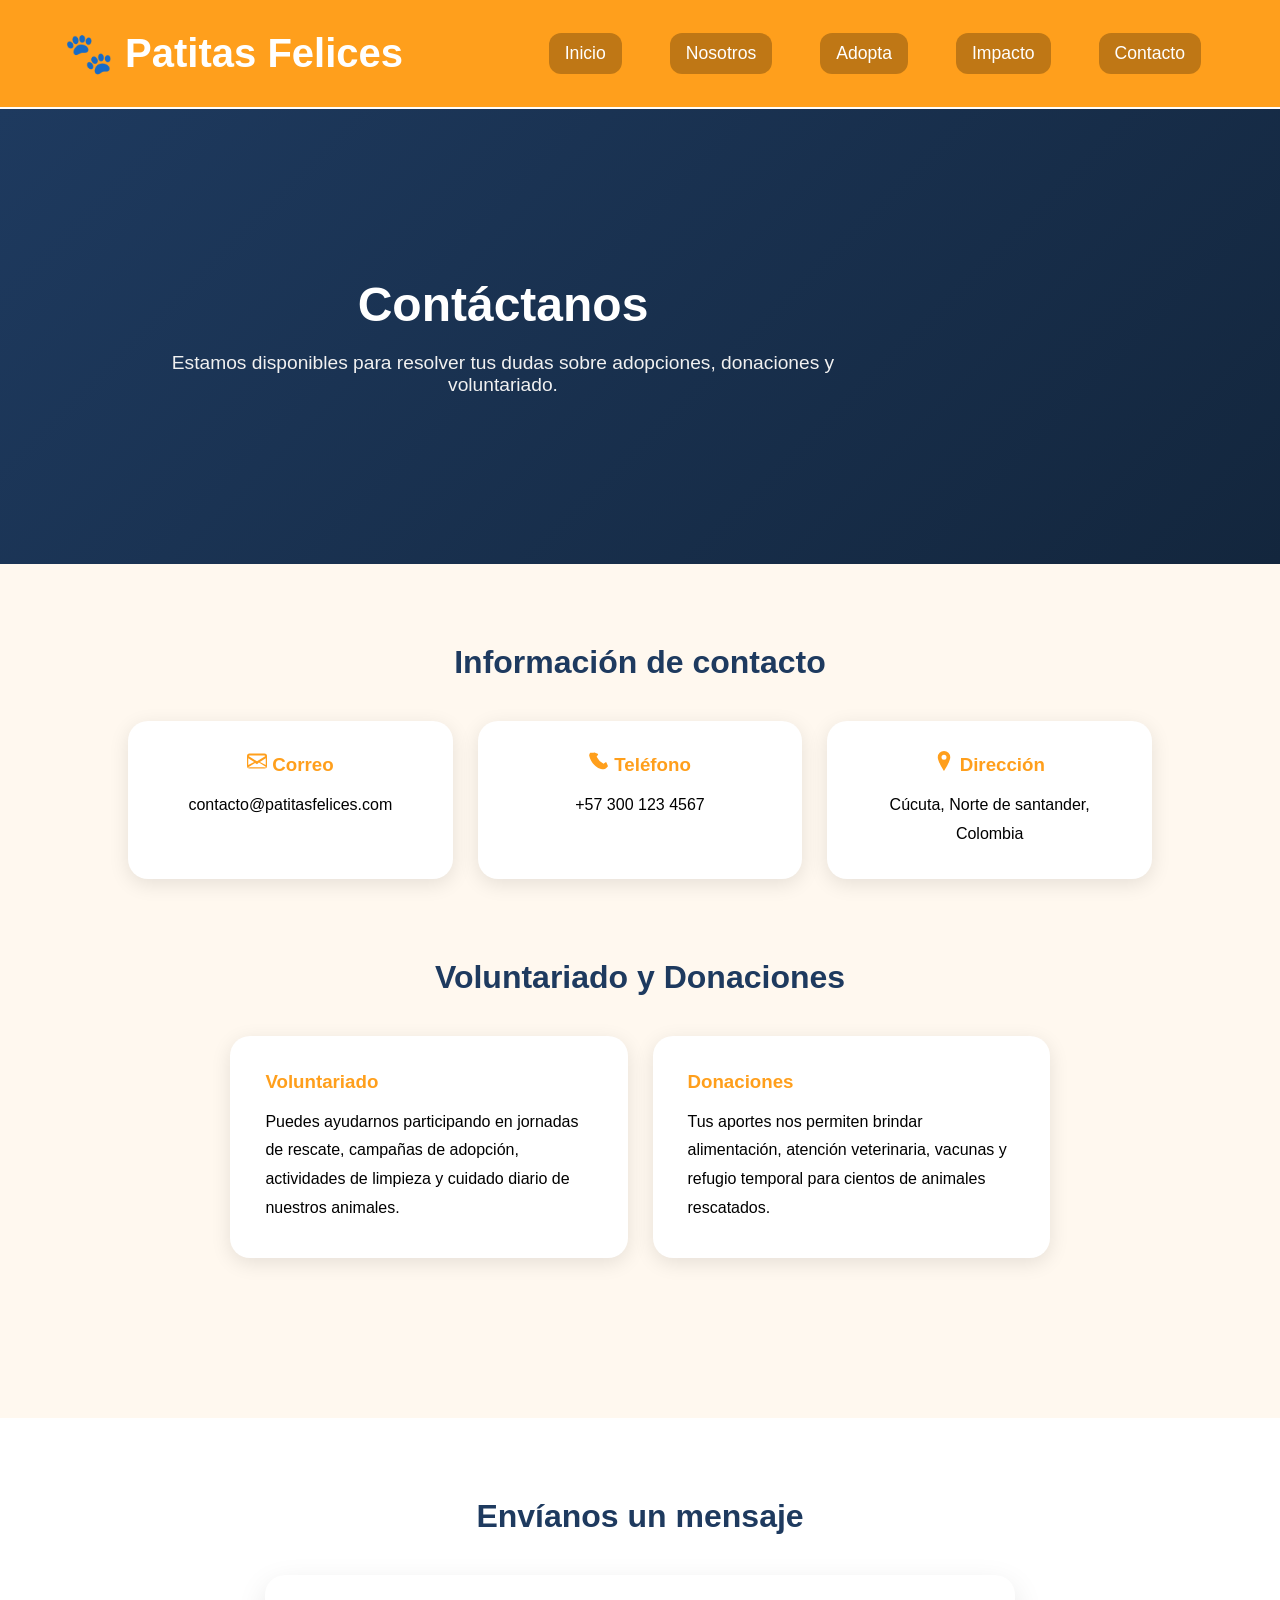
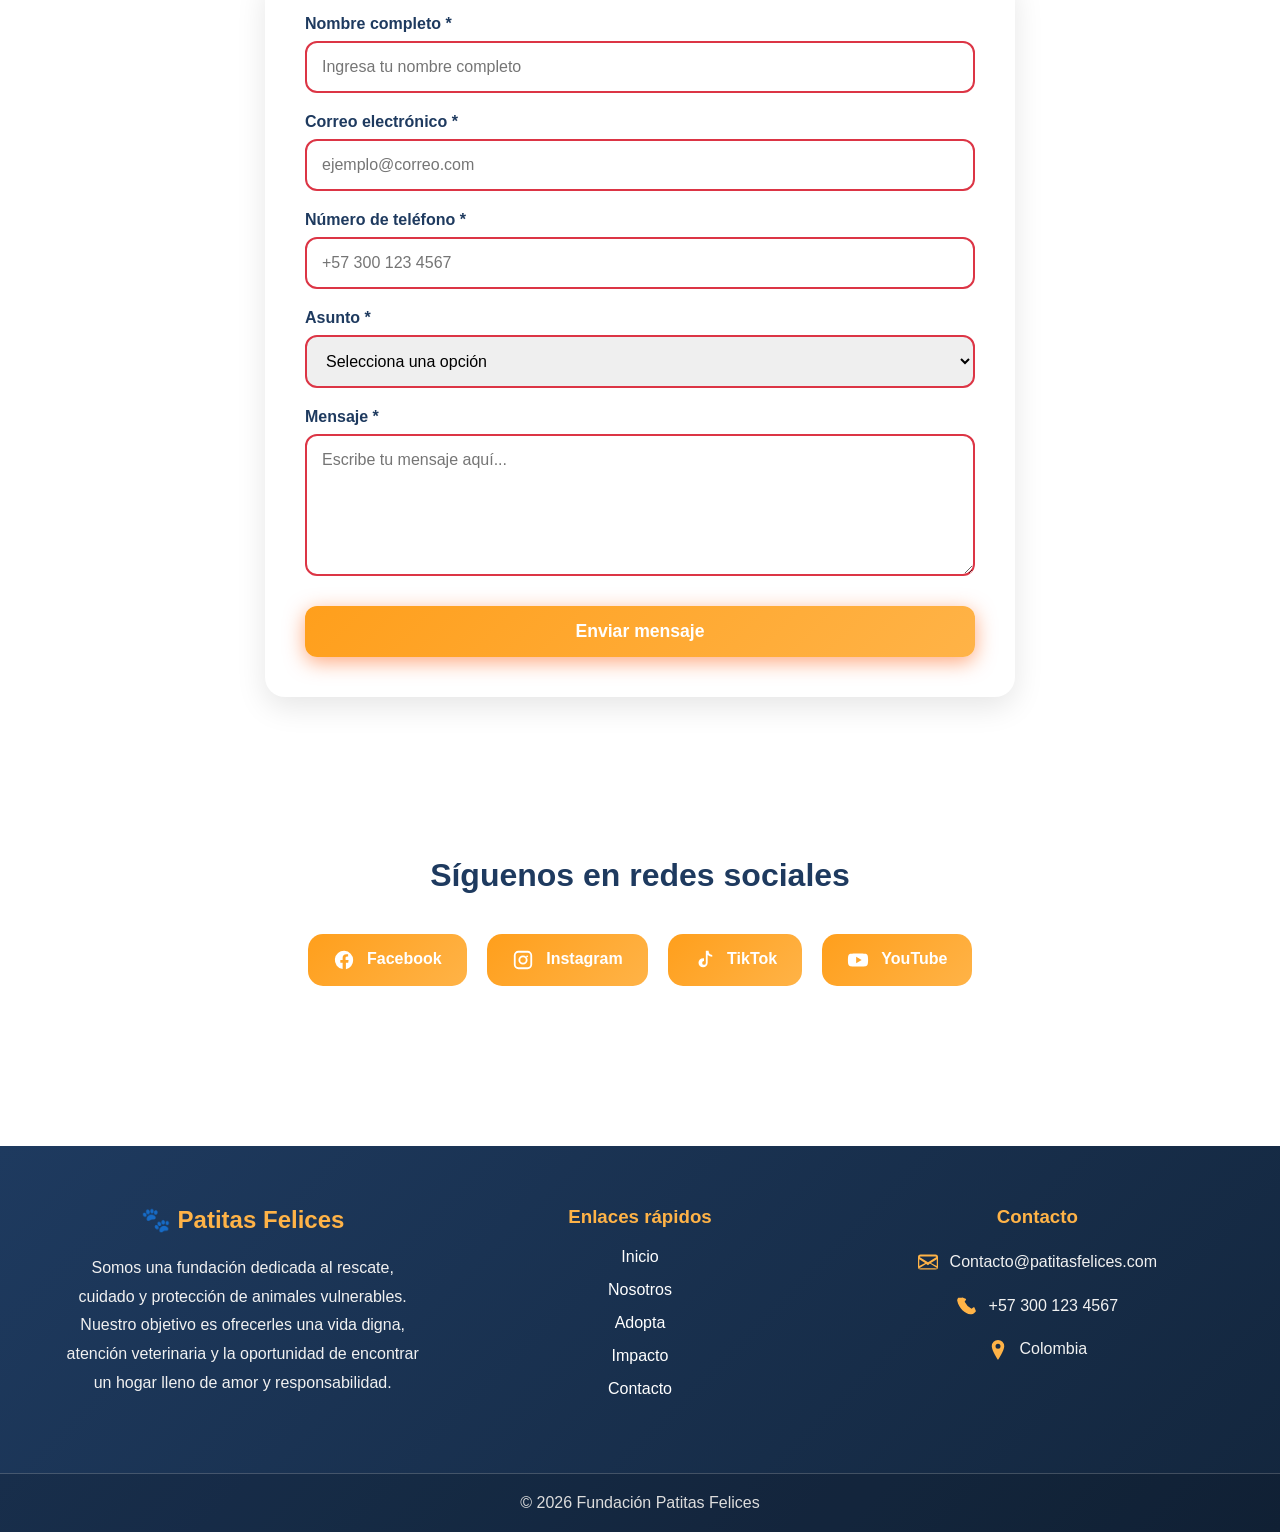
<file: contacto.html>
<!DOCTYPE html>
<html lang="es">
<head>
    <meta charset="UTF-8">
    <meta name="viewport" content="width=device-width, initial-scale=1.0">
    <title>Contacto | Patitas Felices</title>
    <link rel="stylesheet" href="styles.css">
    <link rel="icon" type="image/png" href="https://img.icons8.com/color/48/phone.png">
</head>

<body>

<header>
    <div class="logo" id="inicio">
        <h2>🐾 Patitas Felices</h2>

        <nav class="nav-links">
            <a href="index.html">Inicio</a>
            <a href="nosotros.html">Nosotros</a>
            <a href="adopta.html">Adopta</a>
            <a href="impacto.html">Impacto</a>
            <a href="contacto.html">Contacto</a>
        </nav>
    </div>
</header>

<section class="banner-contacto">


    <div class="banner-texto">
        <h1>Contáctanos</h1>

        <p>
            Estamos disponibles para resolver tus dudas sobre adopciones, donaciones y voluntariado.
        </p>
    </div>

</section>

<section class="contacto-info">

    <h2>Información de contacto</h2>

    <div class="contacto-grid">

        <div class="contacto-card">

            <h3><svg xmlns="http://www.w3.org/2000/svg" 
                width="20" 
                height="20" 
                fill="currentColor" 
                viewBox="0 0 16 16">
                
                <path d="M0 4a2 2 0 0 1 2-2h12a2 2 0 0 1 2 2v8a2 2 0 0 1-2 2H2a2 2 0 0 1-2-2V4zm2-.5a.5.5 0 0 0-.5.5v.217l6.5 4.062 6.5-4.062V4a.5.5 0 0 0-.5-.5H2zm13 2.383-4.708 2.942L15 11.117V5.883zm-.034 6.634-5.396-3.372L8 10.583l-1.57-.938-5.396 3.372A.5.5 0 0 0 2 13h12a.5.5 0 0 0 .966-.483zM1 11.117l4.708-2.292L1 5.883v5.234z"/>
                
                </svg> Correo</h3>

            <p>contacto@patitasfelices.com</p>

        </div>

        <div class="contacto-card">

            <h3><svg xmlns="http://www.w3.org/2000/svg" 
                width="20" 
                height="20" 
                fill="currentColor" 
                viewBox="0 0 16 16">
                
                <path d="M3.654 1.328a.678.678 0 0 1 .737-.168l2.522 1.01c.329.132.445.515.27.806l-1.07 1.61a11.72 11.72 0 0 0 5.516 5.516l1.61-1.07c.291-.175.674-.059.806.27l1.01 2.522a.678.678 0 0 1-.168.737l-1.272 1.272c-.74.74-1.846 1.065-2.877.702C6.548 14.547 1.453 9.452.298 4.177c-.363-1.03-.038-2.137.702-2.877L3.654 1.328z"/>
                
                </svg> Teléfono</h3>

            <p>+57 300 123 4567</p>

        </div>

        <div class="contacto-card">

            <h3><svg xmlns="http://www.w3.org/2000/svg" 
                width="20" 
                height="20" 
                fill="currentColor" 
                viewBox="0 0 16 16">
                
                <path d="M8 0a5 5 0 0 0-5 5c0 3.5 5 11 5 11s5-7.5 5-11a5 5 0 0 0-5-5zm0 7a2 2 0 1 1 0-4 2 2 0 0 1 0 4z"/>
                
                </svg> Dirección</h3>

            <p>Cúcuta, Norte de santander, Colombia</p>

        </div>

    </div>

<section class="voluntariado">

    <h2>Voluntariado y Donaciones</h2>

    <div class="voluntariado-grid">

        <div class="voluntariado-card">

            <h3> Voluntariado</h3>

            <p>
                Puedes ayudarnos participando en jornadas de rescate, campañas de adopción, actividades de limpieza y cuidado diario de nuestros animales.
            </p>

        </div>

        <div class="voluntariado-card">

            <h3> Donaciones</h3>

            <p>
                Tus aportes nos permiten brindar alimentación, atención veterinaria, vacunas y refugio temporal para cientos de animales rescatados.
            </p>

        </div>

    </div>

</section>

</section>

<section class="formulario-contacto">

    <h2>Envíanos un mensaje</h2>

    <form class="contact-form">

    <div class="input-group">
        <label>Nombre completo *</label>
        <input type="text" placeholder="Ingresa tu nombre completo" required>
    </div>

    <div class="input-group">
        <label>Correo electrónico *</label>
        <input type="email" placeholder="ejemplo@correo.com" required>
    </div>

    <div class="input-group">
        <label>Número de teléfono *</label>
        <input type="tel" placeholder="+57 300 123 4567" required>
    </div>

    <div class="input-group">
        <label>Asunto *</label>
        <select required>
            <option value="">Selecciona una opción</option>
            <option>Adopción</option>
            <option>Voluntariado</option>
            <option>Donación</option>
            <option>Información general</option>
        </select>
    </div>

    <div class="input-group">
        <label>Mensaje *</label>
        <textarea rows="6" placeholder="Escribe tu mensaje aquí..." required></textarea>
    </div>

    <button type="submit" class="btn">
        Enviar mensaje
    </button>

</form>

</section>


<section class="redes-sociales">

    <h2>Síguenos en redes sociales</h2>

    <div class="redes-grid">

        <a href="https://www.facebook.com">
            <svg width="22" height="22" viewBox="0 0 24 24" fill="currentColor">
                <path d="M22 12a10 10 0 1 0-11.5 9.9v-7H8v-3h2.5V9.5c0-2.5 1.5-3.9 3.8-3.9 1.1 0 2.2.2 2.2.2v2.4h-1.2c-1.2 0-1.6.8-1.6 1.6V12H17l-.4 3h-2.5v7A10 10 0 0 0 22 12"/>
            </svg>
            Facebook
        </a>

        <a href="https://www.instagram.com">
            <svg width="22" height="22" viewBox="0 0 24 24" fill="currentColor">
                <path d="M7 2h10a5 5 0 0 1 5 5v10a5 5 0 0 1-5 5H7a5 5 0 0 1-5-5V7a5 5 0 0 1 5-5zm10 2H7a3 3 0 0 0-3 3v10a3 3 0 0 0 3 3h10a3 3 0 0 0 3-3V7a3 3 0 0 0-3-3zm-5 3a5 5 0 1 1 0 10 5 5 0 0 1 0-10zm0 2a3 3 0 1 0 0 6 3 3 0 0 0 0-6zm4.5-2a1 1 0 1 1 0 2 1 1 0 0 1 0-2z"/>
            </svg>
            Instagram
        </a>

        <a href="https://www.tiktok.com">
            <svg width="22" height="22" viewBox="0 0 24 24" fill="currentColor">
                <path d="M21 8.5a7.5 7.5 0 0 1-5-1.9V15a5 5 0 1 1-5-5c.3 0 .7 0 1 .1v3.1a2 2 0 1 0 2 2V2h3a4.5 4.5 0 0 0 4 4.5V8.5z"/>
            </svg>
            TikTok
        </a>

        <a href="https://www.youtube.com">
            <svg width="22" height="22" viewBox="0 0 24 24" fill="currentColor">
                <path d="M23 12s0-3.2-.4-4.7a3 3 0 0 0-2.1-2.1C18.9 4.8 12 4.8 12 4.8s-6.9 0-8.5.4A3 3 0 0 0 1.4 7.3C1 8.8 1 12 1 12s0 3.2.4 4.7a3 3 0 0 0 2.1 2.1c1.6.4 8.5.4 8.5.4s6.9 0 8.5-.4a3 3 0 0 0 2.1-2.1C23 15.2 23 12 23 12zM10 15.5v-7l6 3.5-6 3.5z"/>
            </svg>
            YouTube
        </a>

    </div>
</section>

<footer>

    <div class="footer-container">

        <div class="footer-info">

            <h2>🐾 Patitas Felices</h2>

            <p>
                Somos una fundación dedicada al rescate, cuidado y protección de animales vulnerables. Nuestro objetivo es ofrecerles una vida digna, atención veterinaria y la oportunidad de encontrar un hogar lleno de amor y responsabilidad.
            </p>

        </div>

        <div class="footer-links">

            <h3>Enlaces rápidos</h3>

            <a href="#inicio">Inicio</a>
                <a href="nosotros.html">Nosotros</a>
                <a href="adopta.html">Adopta</a>
                <a href="impacto.html">Impacto</a>
                <a href="contacto.html">Contacto</a>

        </div>

        <div class="footer-contacto">

            <h3>Contacto</h3>

            <p><svg xmlns="http://www.w3.org/2000/svg" 
                width="20" 
                height="20" 
                fill="currentColor" 
                viewBox="0 0 16 16">
                
                <path d="M0 4a2 2 0 0 1 2-2h12a2 2 0 0 1 2 2v8a2 2 0 0 1-2 2H2a2 2 0 0 1-2-2V4zm2-.5a.5.5 0 0 0-.5.5v.217l6.5 4.062 6.5-4.062V4a.5.5 0 0 0-.5-.5H2zm13 2.383-4.708 2.942L15 11.117V5.883zm-.034 6.634-5.396-3.372L8 10.583l-1.57-.938-5.396 3.372A.5.5 0 0 0 2 13h12a.5.5 0 0 0 .966-.483zM1 11.117l4.708-2.292L1 5.883v5.234z"/>
                
                </svg> Contacto@patitasfelices.com</p>

            <p><svg xmlns="http://www.w3.org/2000/svg" 
                width="20" 
                height="20" 
                fill="currentColor" 
                viewBox="0 0 16 16">
                
                <path d="M3.654 1.328a.678.678 0 0 1 .737-.168l2.522 1.01c.329.132.445.515.27.806l-1.07 1.61a11.72 11.72 0 0 0 5.516 5.516l1.61-1.07c.291-.175.674-.059.806.27l1.01 2.522a.678.678 0 0 1-.168.737l-1.272 1.272c-.74.74-1.846 1.065-2.877.702C6.548 14.547 1.453 9.452.298 4.177c-.363-1.03-.038-2.137.702-2.877L3.654 1.328z"/>
                
                </svg> +57 300 123 4567</p>

            <p><svg xmlns="http://www.w3.org/2000/svg" 
                width="20" 
                height="20" 
                fill="currentColor" 
                viewBox="0 0 16 16">
                
                <path d="M8 0a5 5 0 0 0-5 5c0 3.5 5 11 5 11s5-7.5 5-11a5 5 0 0 0-5-5zm0 7a2 2 0 1 1 0-4 2 2 0 0 1 0 4z"/>
                
                </svg> Colombia</p>

        </div>

    </div>

    <div class="footer-copy">

        <p>
            © 2026 Fundación Patitas Felices
        </p>

    </div>

</footer>

</body>
</html>
</file>
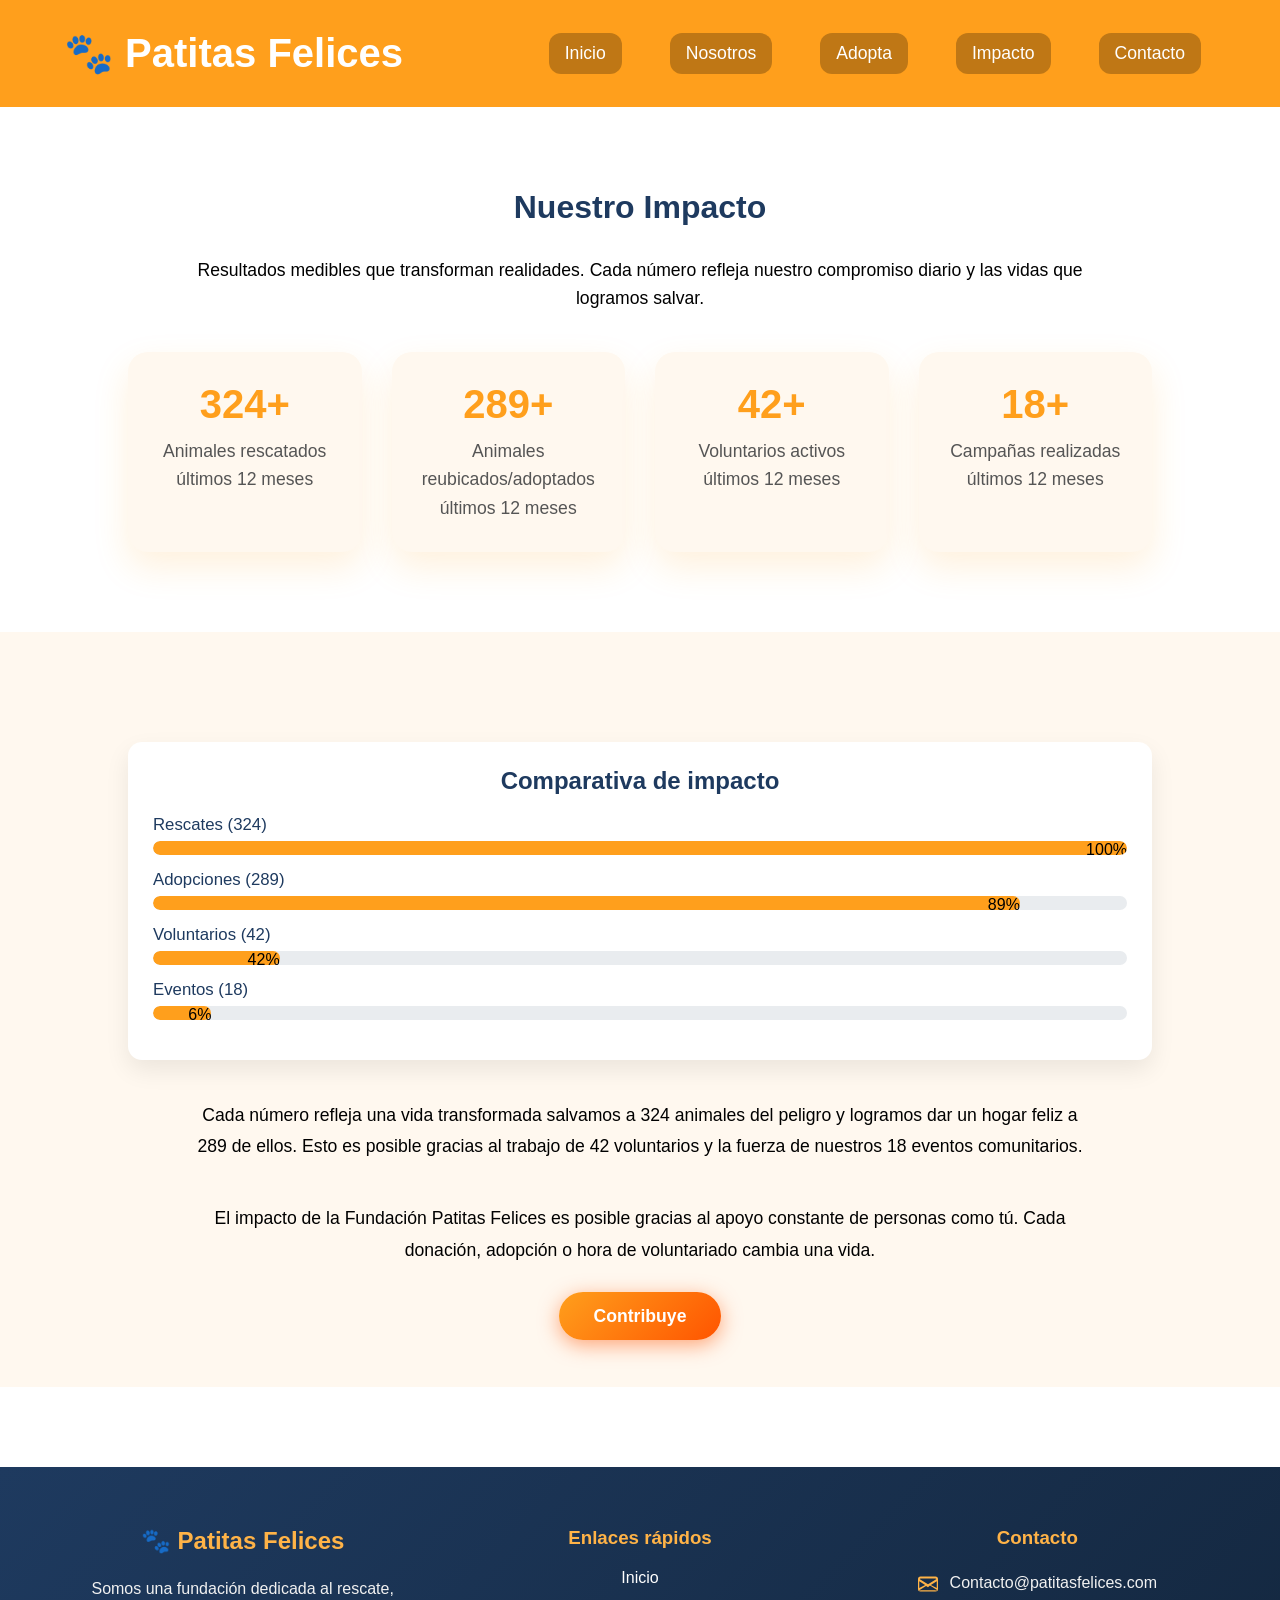
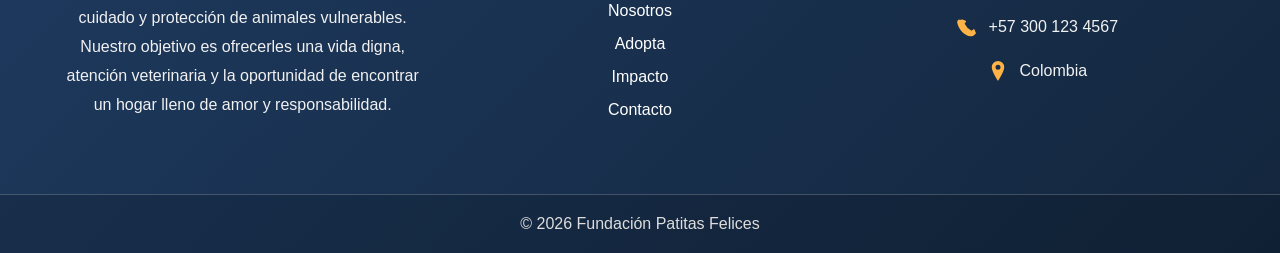
<file: impacto.html>
<!DOCTYPE html>
<html lang="en">
<head>
    <meta charset="UTF-8">
    <meta name="viewport" content="width=device-width, initial-scale=1.0">
    <title>Nuestro Impacto | Patitas Felices</title>
    <link rel="stylesheet" href="styles.css">
</head>
<body>
    <header>
        <div class="logo" id="inicio">
            <h2>🐾 Patitas Felices</h2>
    
            <nav class="nav-links">
                <a href="index.html">Inicio</a>
                <a href="nosotros.html">Nosotros</a>
                <a href="adopta.html">Adopta</a>
                <a href="impacto.html">Impacto</a>
                <a href="contacto.html">Contacto</a>
            </nav>
        </div>
    </header>

    <section class="impacto">
        <h2>Nuestro Impacto</h2>

        <p>Resultados medibles que transforman realidades. 
        Cada número refleja nuestro compromiso diario y las vidas que logramos salvar.</p>
        
        <div class="estadisticas">
    
            <div class="dato">
                <h3>324+</h3>
                <p>Animales rescatados</p>
                <p>últimos 12 meses</p>
            </div>
    
            <div class="dato">
                <h3>289+</h3>
                <p>Animales reubicados/adoptados</p>
                <p>últimos 12 meses</p>
            </div>
    
            <div class="dato">
                <h3>42+</h3>
                <p>Voluntarios activos</p>
                <p>últimos 12 meses</p>
            </div>
    
            <div class="dato">
                <h3>18+</h3>
                <p>Campañas realizadas</p>
                <p>últimos 12 meses</p>
            </div>
    
        </div>
    </section>

    <section>
        <div class="contenedor">
            <div class="grafica">

                <h2>Comparativa de impacto</h2>
                <div class="bar-row">
                <div class="bar-label">Rescates (324)</div>
                <div class="bar">
                <div class="bar-fill" style="width:100%">100%</div>
                </div>
                </div>
        
                <div class="bar-row">
                <div class="bar-label">Adopciones (289)</div>
                <div class="bar">
                <div class="bar-fill" style="width:89%">89%</div>
                </div>
                </div>
        
                <div class="bar-row">
                <div class="bar-label">Voluntarios (42)</div>
                <div class="bar">
                <div class="bar-fill" style="width:13%">42%</div>
                </div>
                </div>
        
                <div class="bar-row">
                <div class="bar-label">Eventos (18)</div>
                <div class="bar">
                    <div class="bar-fill" style="width:6%">6%</div>
                </div>
                </div>
            </div>
        
            <section class="parrafo">
                <p>Cada número refleja una vida transformada salvamos a 324 animales del peligro y logramos dar un hogar feliz a 289 de ellos. Esto es posible gracias al trabajo de 42 voluntarios y la fuerza de nuestros 18 eventos comunitarios.</p>
                <p>
                El impacto de la Fundación Patitas Felices es posible gracias al apoyo constante de personas como tú.
                Cada donación, adopción o hora de voluntariado cambia una vida.
                </p>
                <a href="#f" class="btn">Contribuye</a>
            </section>
            </div>
        </div>
    </section>


    <footer>

        <div class="footer-container">
    
            <div class="footer-info">
    
                <h2>🐾 Patitas Felices</h2>
    
                <p>
                    Somos una fundación dedicada al rescate, cuidado y protección de animales vulnerables. Nuestro objetivo es ofrecerles una vida digna, atención veterinaria y la oportunidad de encontrar un hogar lleno de amor y responsabilidad.
                </p>
    
            </div>
    
            <div class="footer-links">
    
                <h3>Enlaces rápidos</h3>
    
                <a href="#inicio">Inicio</a>
                <a href="nosotros.html">Nosotros</a>
                <a href="adopta.html">Adopta</a>
                <a href="impacto.html">Impacto</a>
                <a href="contacto.html">Contacto</a>
    
            </div>
    
            <div class="footer-contacto">
    
                <h3>Contacto</h3>
    
                <p><svg xmlns="http://www.w3.org/2000/svg" 
                    width="20" 
                    height="20" 
                    fill="currentColor" 
                    viewBox="0 0 16 16">
                    
                    <path d="M0 4a2 2 0 0 1 2-2h12a2 2 0 0 1 2 2v8a2 2 0 0 1-2 2H2a2 2 0 0 1-2-2V4zm2-.5a.5.5 0 0 0-.5.5v.217l6.5 4.062 6.5-4.062V4a.5.5 0 0 0-.5-.5H2zm13 2.383-4.708 2.942L15 11.117V5.883zm-.034 6.634-5.396-3.372L8 10.583l-1.57-.938-5.396 3.372A.5.5 0 0 0 2 13h12a.5.5 0 0 0 .966-.483zM1 11.117l4.708-2.292L1 5.883v5.234z"/>
                    
                    </svg> Contacto@patitasfelices.com</p>
    
                <p><svg xmlns="http://www.w3.org/2000/svg" 
                    width="20" 
                    height="20" 
                    fill="currentColor" 
                    viewBox="0 0 16 16">
                    
                    <path d="M3.654 1.328a.678.678 0 0 1 .737-.168l2.522 1.01c.329.132.445.515.27.806l-1.07 1.61a11.72 11.72 0 0 0 5.516 5.516l1.61-1.07c.291-.175.674-.059.806.27l1.01 2.522a.678.678 0 0 1-.168.737l-1.272 1.272c-.74.74-1.846 1.065-2.877.702C6.548 14.547 1.453 9.452.298 4.177c-.363-1.03-.038-2.137.702-2.877L3.654 1.328z"/>
                    
                    </svg> +57 300 123 4567</p>
    
                <p><svg xmlns="http://www.w3.org/2000/svg" 
                    width="20" 
                    height="20" 
                    fill="currentColor" 
                    viewBox="0 0 16 16">
                    
                    <path d="M8 0a5 5 0 0 0-5 5c0 3.5 5 11 5 11s5-7.5 5-11a5 5 0 0 0-5-5zm0 7a2 2 0 1 1 0-4 2 2 0 0 1 0 4z"/>
                    
                    </svg> Colombia</p>
    
            </div>
    
        </div>
    
        <div class="footer-copy">
    
            <p>
                © 2026 Fundación Patitas Felices
            </p>
    
        </div>
    
    </footer>

</body>
</html>
</file>
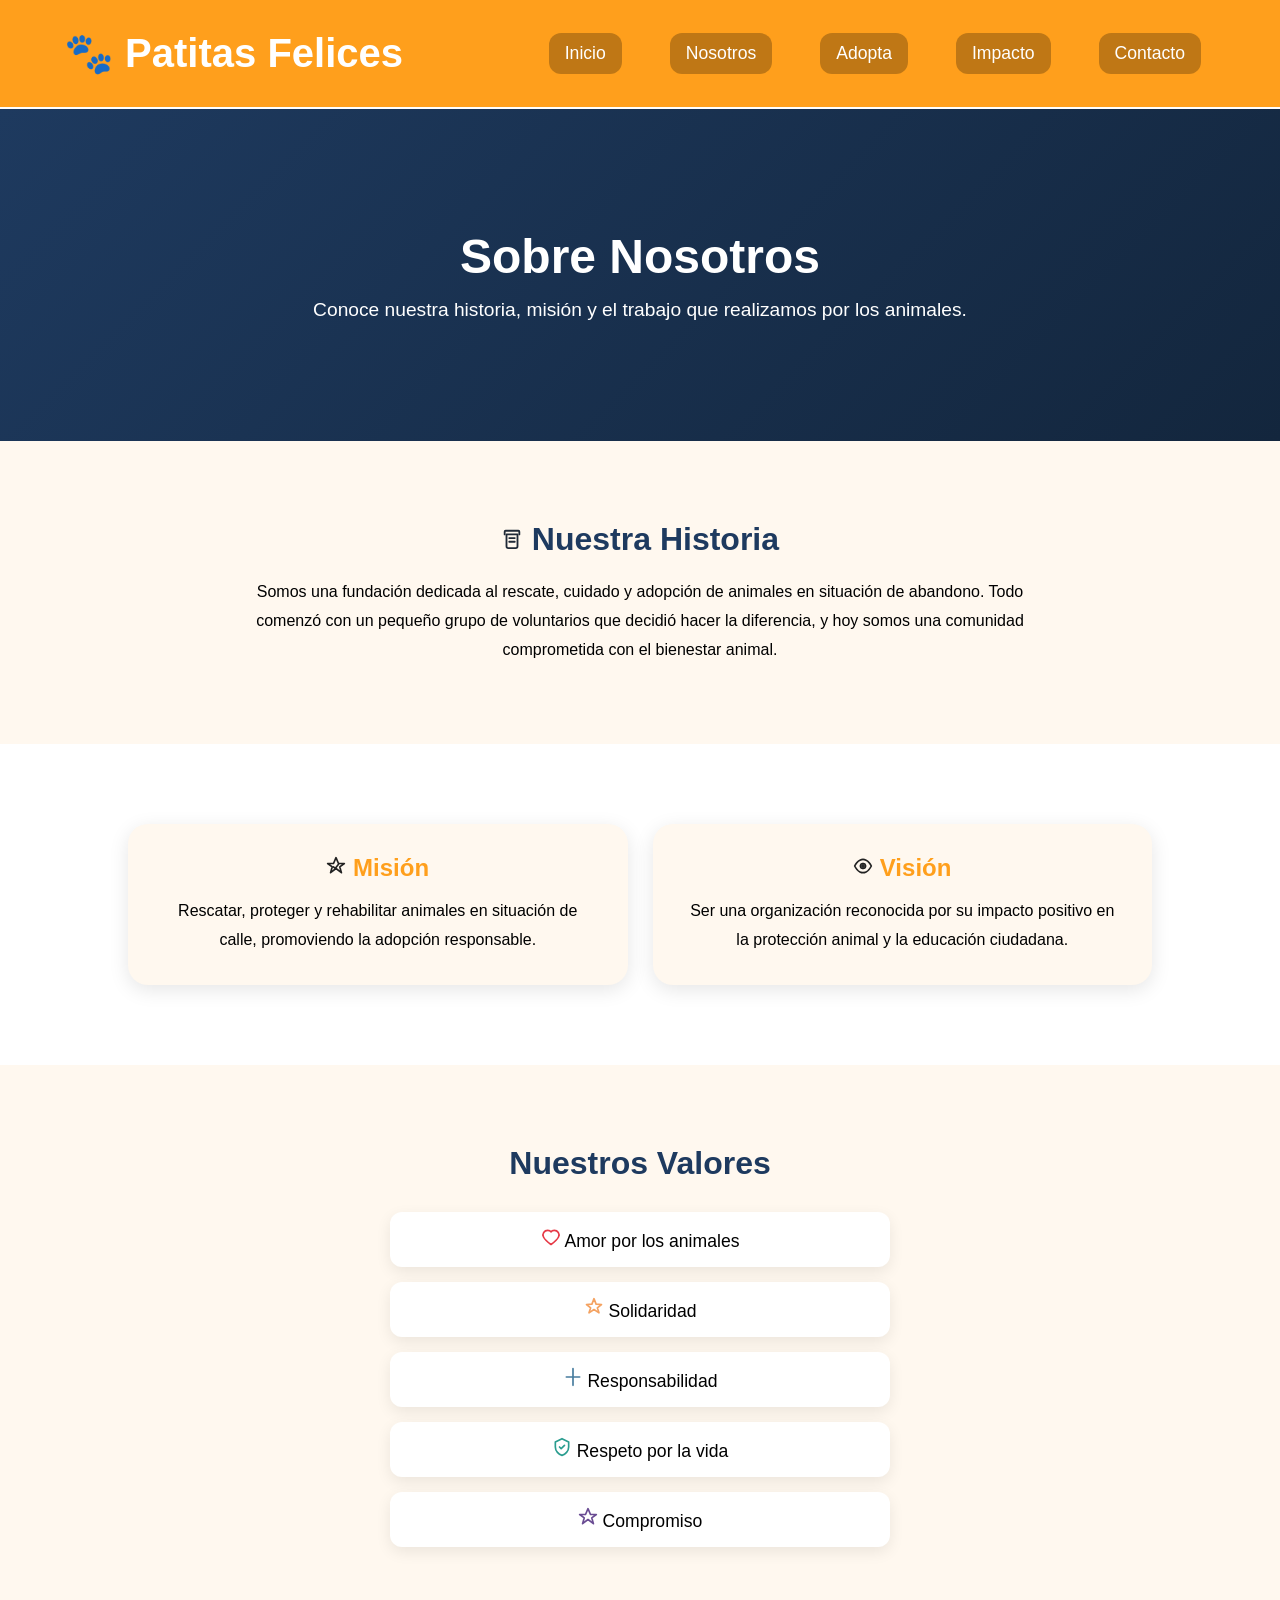
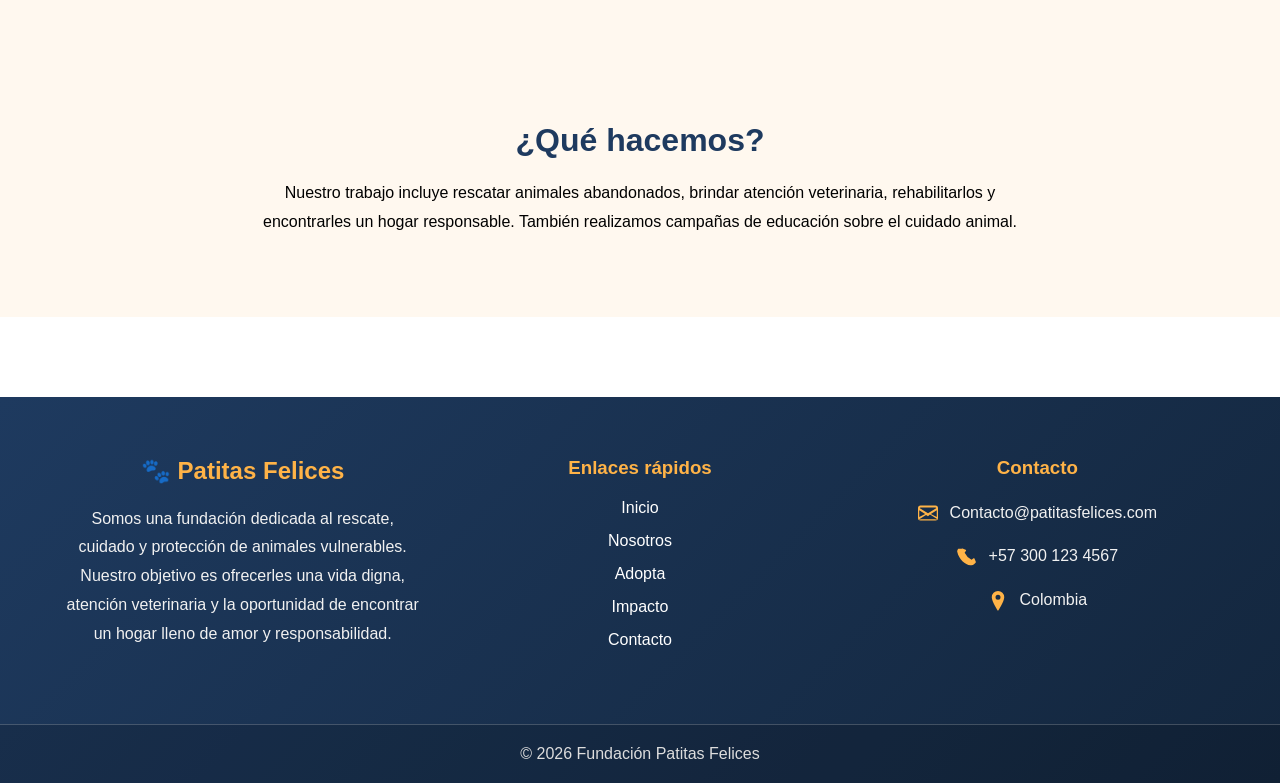
<file: nosotros.html>
<!DOCTYPE html>
<html lang="es">
<head>
    <meta charset="UTF-8">
    <meta name="viewport" content="width=device-width, initial-scale=1.0">
    <title>Nosotros | Fundación</title>
    <link rel="stylesheet" href="styles.css">
    <link rel="icon" type="image/png" href="https://img.icons8.com/color/48/conference.png">
</head>
<body>
    <header>
        <div class="logo" id="inicio">
            <h2>🐾 Patitas Felices</h2>
            <nav class="nav-links">
                <a href="index.html">Inicio</a>
                <a href="nosotros.html">Nosotros</a>
                <a href="adopta.html">Adopta</a>
                <a href="impacto.html">Impacto</a>
                <a href="contacto.html">Contacto</a>
            </nav>
        </div>
    </header>

<section class="banner-nosotros">
    <h1>Sobre Nosotros </h1>
    <p>Conoce nuestra historia, misión y el trabajo que realizamos por los animales.</p>
</section>

<section class="historia">
    <h2>
    <svg width="22" height="22" viewBox="0 0 24 24" fill="none">
        <path d="M4 7V4a1 1 0 0 1 1-1h14a1 1 0 0 1 1 1v3"
            stroke="#1f2937" stroke-width="2" stroke-linecap="round"/>

        <path d="M6 7h12v13a2 2 0 0 1-2 2H8a2 2 0 0 1-2-2V7z"
            stroke="#1f2937" stroke-width="2" stroke-linejoin="round"/>

        <path d="M9 11h6M9 15h6"
            stroke="#1f2937" stroke-width="2" stroke-linecap="round"/>
    </svg>

    Nuestra Historia
</h2>
    <p>
        Somos una fundación dedicada al rescate, cuidado y adopción de animales en situación de abandono.
        Todo comenzó con un pequeño grupo de voluntarios que decidió hacer la diferencia, y hoy somos una comunidad
        comprometida con el bienestar animal.
    </p>
</section>

<section class="mision-vision">

    <div class="card">
        <h2>
            <svg width="20" height="20" viewBox="0 0 24 24" fill="none">
                <path d="M12 2l3 7h7l-5.5 4 2 7L12 15l-6.5 5 2-7L2 9h7z"
                    stroke="#222" stroke-width="2" stroke-linecap="round" stroke-linejoin="round"/>
                <path d="M9 13l2 2 4-5"
                    stroke="#222" stroke-width="2" stroke-linecap="round" stroke-linejoin="round"/>
            </svg>
            Misión
        </h2>

        <p>
            Rescatar, proteger y rehabilitar animales en situación de calle, promoviendo la adopción responsable.
        </p>
    </div>

    <div class="card">
        <h2>
            <svg width="20" height="20" viewBox="0 0 24 24" fill="none">
                <path d="M2 12s4-8 10-8 10 8 10 8-4 8-10 8S2 12 2 12z"
                    stroke="#222" stroke-width="2" stroke-linecap="round" stroke-linejoin="round"/>
                <circle cx="12" cy="12" r="3"
                    stroke="#222" stroke-width="2"/>
                <path d="M12 9v6M9 12h6"
                    stroke="#222" stroke-width="2" stroke-linecap="round"/>
            </svg>
            Visión
        </h2>

        <p>
            Ser una organización reconocida por su impacto positivo en la protección animal y la educación ciudadana.
        </p>
    </div>

</section>

<section class="valores">
    <h2>Nuestros Valores</h2>

    <ul>

        <li class="valor-amor">
            <svg width="20" height="20" viewBox="0 0 24 24" fill="none">
                <path d="M12 21s-7-5-9-9c-2-4 1-8 5-8 2 0 3.5 1 4 2 0.5-1 2-2 4-2 4 0 7 4 5 8-2 4-9 9-9 9z"
                    stroke="#e63946" stroke-width="2" stroke-linecap="round" stroke-linejoin="round"/>
            </svg>
            Amor por los animales
        </li>

        <li class="valor-solidaridad">
            <svg width="20" height="20" viewBox="0 0 24 24" fill="none">
                <path d="M12 2l2.5 6.5L21 9l-5 4 2 6-6-4-6 4 2-6-5-4 6.5-.5L12 2z"
                    stroke="#f4a261" stroke-width="2" stroke-linecap="round" stroke-linejoin="round"/>
            </svg>
            Solidaridad
        </li>

        <li class="valor-responsabilidad">
            <svg width="20" height="20" viewBox="0 0 24 24" fill="none">
                <path d="M12 2v20"
                    stroke="#457b9d" stroke-width="2" stroke-linecap="round"/>
                <path d="M4 12h16"
                    stroke="#457b9d" stroke-width="2" stroke-linecap="round"/>
            </svg>
            Responsabilidad
        </li>

        <li class="valor-respeto">
            <svg width="20" height="20" viewBox="0 0 24 24" fill="none">
                <path d="M12 2l8 4v6c0 5-4 9-8 10-4-1-8-5-8-10V6l8-4z"
                    stroke="#2a9d8f" stroke-width="2" stroke-linecap="round" stroke-linejoin="round"/>
                <path d="M9 12l2 2 4-4"
                    stroke="#2a9d8f" stroke-width="2" stroke-linecap="round" stroke-linejoin="round"/>
            </svg>
            Respeto por la vida
        </li>

        <li class="valor-compromiso">
            <svg width="20" height="20" viewBox="0 0 24 24" fill="none">
                <path d="M12 2l3 7h7l-5.5 4 2 7L12 15l-6.5 5 2-7L2 9h7z"
                    stroke="#6a4c93" stroke-width="2" stroke-linecap="round" stroke-linejoin="round"/>
            </svg>
            Compromiso
        </li>

    </ul>
</section>

<section class="trabajo">
    <h2>¿Qué hacemos?</h2>
    <p>
        Nuestro trabajo incluye rescatar animales abandonados, brindar atención veterinaria, rehabilitarlos
        y encontrarles un hogar responsable. También realizamos campañas de educación sobre el cuidado animal.
    </p>
</section>

<footer>

    <div class="footer-container">

        <div class="footer-info">

            <h2>🐾 Patitas Felices</h2>

            <p>
                Somos una fundación dedicada al rescate, cuidado y protección de animales vulnerables. Nuestro objetivo es ofrecerles una vida digna, atención veterinaria y la oportunidad de encontrar un hogar lleno de amor y responsabilidad.
            </p>

        </div>

        <div class="footer-links">

            <h3>Enlaces rápidos</h3>

            <a href="#inicio">Inicio</a>
                <a href="nosotros.html">Nosotros</a>
                <a href="adopta.html">Adopta</a>
                <a href="impacto.html">Impacto</a>
                <a href="contacto.html">Contacto</a>

        </div>

        <div class="footer-contacto">

            <h3>Contacto</h3>

            <p><svg xmlns="http://www.w3.org/2000/svg" 
                width="20" 
                height="20" 
                fill="currentColor" 
                viewBox="0 0 16 16">
                
                <path d="M0 4a2 2 0 0 1 2-2h12a2 2 0 0 1 2 2v8a2 2 0 0 1-2 2H2a2 2 0 0 1-2-2V4zm2-.5a.5.5 0 0 0-.5.5v.217l6.5 4.062 6.5-4.062V4a.5.5 0 0 0-.5-.5H2zm13 2.383-4.708 2.942L15 11.117V5.883zm-.034 6.634-5.396-3.372L8 10.583l-1.57-.938-5.396 3.372A.5.5 0 0 0 2 13h12a.5.5 0 0 0 .966-.483zM1 11.117l4.708-2.292L1 5.883v5.234z"/>
                
                </svg> Contacto@patitasfelices.com</p>

            <p><svg xmlns="http://www.w3.org/2000/svg" 
                width="20" 
                height="20" 
                fill="currentColor" 
                viewBox="0 0 16 16">
                
                <path d="M3.654 1.328a.678.678 0 0 1 .737-.168l2.522 1.01c.329.132.445.515.27.806l-1.07 1.61a11.72 11.72 0 0 0 5.516 5.516l1.61-1.07c.291-.175.674-.059.806.27l1.01 2.522a.678.678 0 0 1-.168.737l-1.272 1.272c-.74.74-1.846 1.065-2.877.702C6.548 14.547 1.453 9.452.298 4.177c-.363-1.03-.038-2.137.702-2.877L3.654 1.328z"/>
                
                </svg> +57 300 123 4567</p>

            <p><svg xmlns="http://www.w3.org/2000/svg" 
                width="20" 
                height="20" 
                fill="currentColor" 
                viewBox="0 0 16 16">
                
                <path d="M8 0a5 5 0 0 0-5 5c0 3.5 5 11 5 11s5-7.5 5-11a5 5 0 0 0-5-5zm0 7a2 2 0 1 1 0-4 2 2 0 0 1 0 4z"/>
                
                </svg> Colombia</p>

        </div>

    </div>

    <div class="footer-copy">

        <p>
            © 2026 Fundación Patitas Felices
        </p>

    </div>

</footer>

</body>
</html>
</file>
<file: styles.css>
*{
    margin: 0;
    padding: 0;
    box-sizing: border-box;
    font-family: "Poppins", sans-serif;
}

.logo{
    display: flex;
    justify-content: space-between;
    align-items: center;
    padding: 18px 5%;
    background-color: #FF9F1C;
    border-bottom: 2px solid #ffffff;
    animation: bajar 0.8s ease;
    transition: all 0.3s ease;
}

.logo h2{
    display: inline-block;
    font-size: 2.5rem;
    font-weight: 700;
    color: white;
    cursor: pointer;
    transition: 0.3s;
}

.logo h2:hover{
    transform: scale(1.2);
}

.nav-links{
    display: flex;
    gap: 18px;
    flex-wrap: wrap;
}

.nav-links a{
    color: white;
    background-color: rgba(0, 0, 0, 0.25);
    text-decoration: none;
    font-weight: 500;
    font-size: 1.1rem;
    border-radius: 12px;
    padding: 10px 16px;
    margin: 15px;
    transition: 0.3s;
}

.nav-links a:hover{
    transform: translateY(-8px);
    background-color: #1E3A5F;
    box-shadow: 0 5px 15px rgba(0,0,0,0.2);
}

.banner{
    position: relative;
    height: 90vh;
    display: flex;
    justify-content: center;
    align-items: center;
    text-align: center;
    color: #ffffff;
}

.banner-img{
    position: absolute;
    width: 100%;
    height: 100%;
    object-fit: cover;
}

.overlay{
    position: absolute;
    width: 100%;
    height: 100%;
    background-color: rgba(0,0,0,0.5);
}

.banner-texto{
    position: relative;
    padding: 3rem 2rem;
    border-radius: 2rem;
    max-width: 750px;
}

.banner-texto h1{
    font-size: 2.2rem;
    margin-bottom: 1rem;
    color: #ffffff;
}

.banner-texto p{
    font-size: 1.2rem;
    margin-bottom: 2rem;
    color: #f1f1f1;
}

.btn{
    text-decoration: none;
    font-size: 1.1rem;
    font-weight: bold;
    color: white;
    background: linear-gradient(135deg, #FF9F1C, #ff5400);
    padding: 14px 35px;
    border-radius: 3rem;
    transition: 0.3s;
    box-shadow: 0 5px 20px rgba(255, 84, 0, 0.5);
}

.btn:hover{
    background: linear-gradient(135deg, #ffb347, #ff3c00);
}
.resumen{
    padding: 80px 10%;
    text-align: center;
    background: #fff8ef;
}

.resumen h2{
    color: #1E3A5F;
    margin-bottom: 20px;
    font-size: 2rem;
}

.resumen p{
    max-width: 900px;
    margin: auto;
    line-height: 1.8;
    font-size: 1.1rem;
}

.acciones{
    padding: 80px 10%;
    text-align: center;
}

.acciones h2{
    margin-bottom: 30px;
    color: #1E3A5F;
}

.acciones-grid{
    display: flex;
    justify-content: center;
    gap: 20px;
    flex-wrap: wrap;
}

.acciones-grid a{
    text-decoration: none;
    background: linear-gradient(135deg,#FF9F1C,#ffb347);
    color: white;
    padding: 15px 25px;
    border-radius: 15px;
    font-weight: 600;
    transition: .3s;
}

.acciones-grid a:hover{
    background: #1E3A5F;
    transform: translateY(-5px);
}

.mision-vision{
    display: flex;
    gap: 30px;
    flex-wrap: wrap;
    padding: 80px 10%;
    background: linear-gradient(180deg, #fff8ef, #ffffff);
}

.mision,
.vision{
    flex: 1;
    min-width: 300px;
    background: linear-gradient(135deg,#ffffff,#fff8ef);
    padding: 35px;
    border-radius: 20px;
    box-shadow: 0 10px 25px rgba(0,0,0,.1);
    transition: .4s;
}

.mision:hover,
.vision:hover{
    transform: translateY(-10px);
    box-shadow: 0 15px 35px rgba(255,159,28,.25);
}

.mision h2,
.vision h2{
    color: #1E3A5F;
    margin-bottom: 20px;
    font-size: 2rem;
    text-align: center;
}

.mision p,
.vision p{
    line-height: 1.8;
    font-size: 1.05rem;
    color: #555;
    text-align: center;
}

.acciones-grid a,
.mision h2,
.vision h2{
    display: flex;
    align-items: center;
    justify-content: center;
    gap: 10px;
}

.acciones-grid svg{
    flex-shrink: 0;
}

.mision h2 svg,
.vision h2 svg{
    transition: .3s;
}

.mision:hover h2 svg,
.vision:hover h2 svg{
    transform: scale(1.15);
}

.carrusel{
    overflow: hidden;
    background: #fff8ef;
    padding: 80px 0;
}

.carrusel h2{
    text-align: center;
    margin-bottom: 30px;
    color: #1E3A5F;
    font-size: 2rem;
}

.slides{
    display: flex;
    width: 300%;
    animation: slide 12s infinite;
}

.slide{
    width: 100%;
    position: relative;
    flex: 0 0 33.333%;
}

.slide img{
    width: 100%;
    height: 500px;
    object-fit: cover;
}

.slide h3{
    position: absolute;
    bottom: 30px;
    left: 50%;
    transform: translateX(-50%);
    background: rgba(0,0,0,.6);
    color: white;
    padding: 15px 25px;
    border-radius: 10px;
}

.testimonios{
    padding: 80px 10%;
    background: #ffffff;
}

.testimonios h2{
    text-align: center;
    margin-bottom: 40px;
    color: #1E3A5F;
    font-size: 2rem;
}

.testimonios-grid{
    display: flex;
    gap: 25px;
    flex-wrap: wrap;
}

.testimonio{
    flex: 1;
    min-width: 280px;
    background: white;
    padding: 25px;
    border-radius: 15px;
    box-shadow: 0 15px 35px rgba(255,159,28,.25);
    transition: .3s;
}

.testimonio:hover{
    transform: translateY(-8px);
}

.testimonio h4{
    margin-top: 15px;
    color: #FF9F1C;
}

#galeria h2{
    text-align: center;
    color: #1E3A5F;
    font-size: 2rem;
    margin-bottom: 50px;
}

@keyframes slide{

    0%,30%{
        transform: translateX(0);
    }

    33%,63%{
        transform: translateX(-33.33%);
    }

    66%,100%{
        transform: translateX(-66.66%);
    }
}

img {
    display: block;
    max-width: 100%;
    height: auto;
}

.container{
    display: grid;
    place-items: center;
    margin-inline: 1.5rem;
    padding-block: 2rem;
}

.card__container{
    display: grid;
    grid-template-columns: repeat(4, 1fr);
    gap: 2rem;
    justify-items: center;
}

.card__article{
    position: relative;
    overflow: hidden;
    height: 420px;
    transition: .3s;
}
.card__article:hover{
    transform: translateY(-8px);
}

.card__img{
    width: 328px;
    height: 400px;
    object-fit: cover;
    border-radius: 1.5rem;
    box-shadow: 0 8px 20px rgba(0,0,0,.15);
}

.card__img:hover{
    opacity: .9;
}

.card__data{
    width: 85%;
    background-color: rgba(255,255,255,.95);
    padding: 1rem;
    border-radius: 1rem;
    position: absolute;
    left: 50%;
    bottom: -120px;
    transform: translateX(-50%);
    text-align: center;
    transition: .4s;
    box-shadow: 0 10px 25px rgba(0,0,0,.15);
}

.card__description{
    display: block;
    font-size: .9rem;
    color: #666;
    margin-bottom: .5rem;
    letter-spacing: .3px;
}

.card__title{
    font-size: 1.6rem;
    font-weight: 700;
    color: #222;
    margin-bottom: 1rem;
}

.card__button{
    background: linear-gradient(135deg, #FF9F1C, #ffbf69);
    color: #fff;
    text-decoration: none;
    padding: 12px 24px;
    border-radius: 999px;
    font-size: .95rem;
    font-weight: 600;
    transition: all .3s ease;
    box-shadow: 0 5px 15px rgba(255,159,28,0.4);
}

.card__button:hover{
    transform: scale(1.05);
    background: linear-gradient(135deg, #ff9100, #ffb347);
    box-shadow: 0 8px 20px rgba(255,159,28,0.5);
}

.card__article:hover .card__data{
    bottom: 15px;
}


footer{
    width: 100%;
    background: linear-gradient(135deg, #1E3A5F, #13263d);
    color: white;
    margin-top: 80px;
}

.footer-container{
    width: 100%;
    max-width: 1400px;
    margin: auto;
    display: grid;
    grid-template-columns: repeat(auto-fit, minmax(250px,1fr));
    gap: 40px;
    padding: 60px 5%;
}

.footer-container h2,
.footer-container h3{
    margin-bottom: 20px;
    color: #FFB347;
    text-align: center;
}

.footer-container h2:hover{
    transform: scale(1.2);
}

.footer-container p{
    line-height: 1.8;
    color: #f1f1f1;
    text-align: center;
}

.footer-links a{
    display: block;
    text-decoration: none;
    color: white;
    margin-bottom: 15px;
    transition: .3s;
    text-align: center;
}

.footer-links a:hover{
    color: #FFB347;
    transform: translateX(5px);
}

.footer-contacto p{
    display: flex;
    justify-content: center;
    align-items: center;
    gap: 12px;
    margin-bottom: 15px;
}

.footer-contacto svg{
    color: #FFB347;
}

.footer-copy{
    width: 100%;
    border-top: 1px solid rgba(255,255,255,.2);
    text-align: center;
    padding: 20px;
    background: rgba(0,0,0,.15);
}

.footer-copy p{
    color: #ddd;
}

.footer-contacto p{
    display: flex;
    align-items: center;
    justify-content: center;
    gap: 12px;
    margin-bottom: 15px;
}

.footer-contacto svg{
    color: #FFB347;
    transition: 0.3s;
}

.footer-contacto p:hover{
    color: #FFB347 ;
}

.footer-contacto p:hover svg{
    transform: scale(1.6) rotate(2deg);
}

.catalogo-titulo{
    text-align: center;
    padding: 50px 20px;
}

.catalogo-titulo h1{
    font-size: 3rem;
    color: #1E3A5F;
    margin-bottom: 15px;
}

.catalogo-titulo p{
    color: #666;
    font-size: 1.1rem;
}

.estado{
    display: inline-block;
    padding: 6px 14px;
    border-radius: 20px;
    font-size: .8rem;
    font-weight: 600;
    margin-bottom: 10px;
    color: white;
}

.disponible{
    background: #28a745;
}

.adoptado{
    background: #dc3545;
}

.banner-contacto {
    background: linear-gradient(135deg, #1E3A5F, #13263d);
    padding: 120px 10%;
    text-align: center;
    color: white;
}

.banner-contacto h1 {
    font-size: 3rem;
    margin-bottom: 20px;
}

.banner-contacto p {
    font-size: 1.2rem;
    max-width: 700px;
    margin: 0 auto;
}

.contacto-info {
    padding: 80px 10%;
    background: #fff8ef;
}

.contacto-info h2 {
    text-align: center;
    color: #1E3A5F;
    margin-bottom: 40px;
    font-size: 2rem;
}

.contacto-grid {
    display: flex;
    gap: 25px;
    flex-wrap: wrap;
    justify-content: center;
}

.contacto-card {
    flex: 1;
    min-width: 280px;
    background: #ffffff;
    padding: 30px;
    border-radius: 20px;
    text-align: center;
    box-shadow: 0 5px 20px rgba(0,0,0,0.1);
    transition: transform 0.3s ease;
}

.contacto-card:hover {
    transform: translateY(-8px);
}

.contacto-card h3 {
    color: #FF9F1C;
    margin-bottom: 15px;
}

.contacto-card p {
    line-height: 1.8;
}

.formulario-contacto {
    padding: 80px 10%;
}

.formulario-contacto h2 {
    text-align: center;
    color: #1E3A5F;
    margin-bottom: 40px;
    font-size: 2rem;
}

.contact-form {
    max-width: 750px;
    margin: 0 auto;
    background: #ffffff;
    padding: 40px;
    border-radius: 20px;
    box-shadow: 0 10px 30px rgba(0,0,0,0.1);
}

.input-group {
    display: flex;
    flex-direction: column;
    margin-bottom: 20px;
}

.input-group label {
    margin-bottom: 8px;
    font-weight: 600;
    color: #1E3A5F;
}

.input-group input,
.input-group textarea,
.input-group select {
    padding: 15px;
    border: 2px solid #e5e5e5;
    border-radius: 12px;
    font-size: 1rem;
    transition: border-color 0.3s ease, box-shadow 0.3s ease;
}

.input-group input:focus,
.input-group textarea:focus,
.input-group select:focus {
    border-color: #FF9F1C;
    outline: none;
    box-shadow: 0 0 10px rgba(255,159,28,0.3);
}

input:required:placeholder-shown,
textarea:required:placeholder-shown,
select:required:invalid{
    border: 2px solid #dc3545;
}

input:valid,
textarea:valid,
select:valid{
    border: 2px solid #28a745;
}

.error{
    border:2px solid #dc3545 !important;
}

.success{
    border:2px solid #28a745 !important;
}
.contact-form .btn {
    width: 100%;
    border: none;
    cursor: pointer;
    margin-top: 10px;
    padding: 15px;
    border-radius: 12px;
    background: linear-gradient(135deg, #FF9F1C, #ffb347);
    color: white;
    font-weight: 600;
    transition: transform 0.3s ease, background 0.3s ease;
}

.contact-form .btn:hover {
    transform: translateY(-3px);
}

.voluntariado {
    padding: 80px 10%;
    background: #fff8ef;
}

.voluntariado h2 {
    text-align: center;
    color: #1E3A5F;
    margin-bottom: 40px;
    font-size: 2rem;
}

.voluntariado-grid {
    display: flex;
    gap: 25px;
    flex-wrap: wrap;
}

.voluntariado-card {
    flex: 1;
    min-width: 300px;
    background: #ffffff;
    padding: 35px;
    border-radius: 20px;
    box-shadow: 0 5px 20px rgba(0,0,0,0.1);
    transition: transform 0.3s ease;
}

.voluntariado-card:hover {
    transform: translateY(-8px);
    background: #1E3A5F;
    color: white;
}

.voluntariado-card h3 {
    color: #FF9F1C;
    margin-bottom: 15px;
}

.voluntariado-card p {
    line-height: 1.8;
}

.redes-sociales {
    padding: 80px 10%;
}

.redes-sociales h2 {
    text-align: center;
    color: #1E3A5F;
    margin-bottom: 40px;
    font-size: 2rem;
}

.redes-grid {
    display: flex;
    justify-content: center;
    gap: 20px;
    flex-wrap: wrap;
}

.redes-grid a {
    text-decoration: none;
    color: white;
    background: linear-gradient(135deg, #FF9F1C, #ffb347);
    padding: 15px 25px;
    border-radius: 15px;
    font-weight: 600;
    transition: transform 0.3s ease, background 0.3s ease;
}

.redes-grid a:hover {
    background: #1E3A5F;
    transform: translateY(-5px);
}

a svg{
    margin-right: 8px;
    vertical-align: middle;
}

.banner-nosotros {
    background: linear-gradient(135deg, #1E3A5F, #13263d);
    padding: 120px 10%;
    text-align: center;
    color: white;
}

.banner-nosotros h1 {
    font-size: 3rem;
    margin-bottom: 15px;
}

.banner-nosotros p {
    font-size: 1.2rem;
    max-width: 700px;
    margin: 0 auto;
}

.historia {
    padding: 80px 10%;
    text-align: center;
    background: #fff8ef;
}

.historia h2 {
    color: #1E3A5F;
    margin-bottom: 20px;
    font-size: 2rem;
}

.historia p {
    max-width: 800px;
    margin: 0 auto;
    line-height: 1.8;
}

.mision-vision {
    padding: 80px 10%;
    display: flex;
    gap: 25px;
    flex-wrap: wrap;
    justify-content: center;
    background: white;
}

.mision-vision .card {
    flex: 1;
    min-width: 300px;
    background: #fff8ef;
    padding: 30px;
    border-radius: 20px;
    box-shadow: 0 5px 20px rgba(0,0,0,0.1);
    transition: transform 0.3s ease;
    text-align: center;
}

.mision-vision .card:hover {
    transform: translateY(-8px);
}

.mision-vision h2 {
    color: #FF9F1C;
    margin-bottom: 15px;
}

.mision-vision p {
    line-height: 1.8;
}

.valores {
    padding: 80px 10%;
    background: #fff8ef;
    text-align: center;
    list-style: none;
}

.valores h2 {
    color: #1E3A5F;
    margin-bottom: 30px;
    font-size: 2rem;
}

.valores ul {
    list-style: none;
    padding: 0;
    max-width: 500px;
    margin: 0 auto;
}

.valores li {
    background: white;
    margin-bottom: 15px;
    padding: 15px;
    border-radius: 12px;
    box-shadow: 0 5px 15px rgba(0,0,0,0.08);
    font-size: 1.1rem;
    transition: all 0.3s ease;
    cursor: pointer;
}

.valores li:hover {
    transform: translateY(-5px);
    color: white;
}

.valor-amor:hover {
    background: #ff4d6d;
}

.valor-solidaridad:hover {
    background: #4895ef;
}

.valor-responsabilidad:hover {
    background: #274c77;
}

.valor-respeto:hover {
    background: #40916c;
}

.valor-compromiso:hover {
    background: #ffb347;
}

.trabajo {
    padding: 80px 10%;
    background: #fff8ef;
    text-align: center;
}

.trabajo h2 {
    color: #1E3A5F;
    margin-bottom: 20px;
    font-size: 2rem;
}

.trabajo p {
    max-width: 800px;
    margin: 0 auto;
    line-height: 1.8;
}
.adopcion h2{
    color: #1E3A5F;
    margin-bottom: 20px;
    font-size: 2rem;
}
.adopcion{
    padding: 80px 10%;
    background: #fff8ef;
    text-align: center;
}

.pasos-adopcion{
    display: flex;
    gap: 20px;
    flex-wrap: wrap;
    margin-top: 40px;
}

.paso{
    flex: 1;
    min-width: 220px;
    background: white;
    padding: 25px;
    border-radius: 20px;
    box-shadow: 0 5px 15px rgba(0, 0, 0, 0.1);
    transition: .3s;
}
.paso:hover{
    transform: translateY(-10px);
}
.paso h3{
    color: #ffb347;
}
.paso p{
    font-size: 1.1rem;
    max-width: 900px;
}

.perfil-animal{
    display:flex;
    gap:50px;
    padding:80px 10%;
    flex-wrap:wrap;
    align-items:center;
}

.perfil-img{
    flex:1;
    min-width:350px;
}

.perfil-img img{
    width:100%;
    border-radius:20px;
    box-shadow:0 10px 25px rgba(0,0,0,.15);
}

.info-animal{
    flex:1;
    min-width:350px;
}

.info-animal h1{
    color:#1E3A5F;
    margin:20px 0;
    font-size:3rem;
}

.info-animal p{
    line-height:1.8;
    margin-bottom:25px;
    font-size: 1.1rem;
    max-width: 900px;
}

.caracteristicas{
    display:grid;
    grid-template-columns:repeat(auto-fit,minmax(200px,1fr));
    gap:15px;
    margin-bottom:30px;
}

.caracteristica{
    background:#fff8ef;
    padding:15px;
    border-radius:12px;
    font-size: 1.1rem;
    transition: .3s;
}
.caracteristica strong{
    color:  #ffb347;
}
.caracteristica:hover{
    transform: translateY(-5px);
    background:#eff6ff;
}


@keyframes bajar {
    from {
    opacity: 0;
    transform: translateY(-40px);
    }
    to {
    opacity: 1;
    transform: translateY(0);
    }
}

@keyframes show-data {
    50% {
        transform: translateY(-10rem);
    }

    100% {
        transform: translateY(-7rem);
    }
}


@media screen and (max-width: 768px){

    .logo{
        flex-direction: column;
        padding: 15px;
        text-align: center;
    }

    .logo h2{
        font-size: 2rem;
        margin-bottom: 10px;
    }

    .nav-links{
        justify-content: center;
    }

    .nav-links a{
        margin: 5px;
        padding: 8px 12px;
        font-size: .95rem;
    }

    .banner{
        height: 70vh;
    }

    .banner-texto{
        padding: 2rem 1rem;
    }

    .banner-texto h1{
        font-size: 2rem;
    }

    .banner-texto p{
        font-size: 1rem;
    }

    .slide img{
        height: 250px;
    }

    .slide h3{
        font-size: .9rem;
        padding: 10px 15px;
    }

    .card__container{
        grid-template-columns: 1fr;
    }

    .card__article{
        margin: auto;
    }

    .footer-contacto p{
        justify-content: center;
    }

    .banner-contacto h1{
        font-size: 2.2rem;
    }

    .contacto-grid,
    .voluntariado-grid{
        flex-direction: column;
    }

    .contacto-card,
    .voluntariado-card{
        width: 100%;
    }
}

@media screen and (min-width: 1120px){

    .card__container{
        grid-template-columns: repeat(4, 1fr);
    }

    .card__img{
        width: 348px;
        height: 400px;
        object-fit: cover;
    }

    .card__data{
        width: 316px;
        padding-inline: 2.5rem;
    }
}

@media screen and (min-width:769px) and (max-width:1119px){

    .card__container{
        grid-template-columns: repeat(2,1fr);
        column-gap: 2rem;
    }

    .card__article{
        margin: auto;
    }

}

@media screen and (max-width: 340px) {

    .container {
        margin-inline: 1rem;
    }

    .card__data {
        width: 250px;
        padding: 1rem;
    }
}

.impacto{
    padding: 80px 10%;
    background: #fff;
    text-align: center;
}

.impacto h2{
    color: #1E3A5F;
    margin-bottom: 30px;
    font-size: 2rem;
}

.impacto p{
    margin: 0 auto;
    max-width: 900px;
    line-height: 1.6;
    font-size: 1.1rem;
}


.estadisticas{
    display: grid;
    grid-template-columns: repeat(auto-fit, minmax(200px, 1fr));
    gap: 30px;
    margin-top: 40px;
}

.dato{
    background: #fff8ef;
    padding: 30px;
    border-radius: 20px;
    box-shadow: 0 15px 35px rgba(255,159,28,.15);
    transition: 0.3s ease;
}

.dato:hover{
    transform: translateY(-20px);
    background: rgba(31, 59, 97, 0.08);
    box-shadow: 0 10px 25px rgba(0,0,0,0.08);
}

.dato h3{
    color: #FF9F1C;
    font-size: 2.5rem;
    margin-bottom: 10px;
}

.dato p{
    color: #555;
}


.contenedor{
    padding: 60px 10%;
    background: #fff8ef;
}


.grafica{
    margin-top: 50px;
    background: white;
    padding: 25px;
    border-radius: 14px;
    transition: 0.3s ease;
    box-shadow: 0 10px 25px rgba(0,0,0,0.08);
}

.grafica:hover{
    transform: translateY(-10px);
    box-shadow: 0 15px 30px rgba(30, 58, 95, 0.15);
}

.grafica h2{
    text-align: center;
    color: #1E3A5F;
    margin-bottom: 20px;
}

.bar-row{
    margin: 15px 0;
}

.bar-label{
    font-size: 1.05rem;
    margin-bottom: 6px;
    color: #1E3A5F;
}

.bar{
    height: 14px;
    background: #e9ecef;
    border-radius: 10px;
    overflow: hidden;
}

.bar-fill{
    height: 100%;
    background: #FF9F1C;
    border-radius: 10px;
    text-align: end;
}


.parrafo{
    margin-top: 40px;
    text-align: center;
}

.parrafo p{
    margin: 0 auto 40px;
    max-width: 900px;
    line-height: 1.8;
    font-size: 1.1rem;
}


.btn{
    text-decoration: none;
    font-size: 1.1rem;
    font-weight: bold;
    color: white;
    background: linear-gradient(135deg, #FF9F1C, #ff5400);
    padding: 14px 35px;
    border-radius: 3rem;
    box-shadow: 0 5px 20px rgba(255, 84, 0, 0.5);
}
</file>
